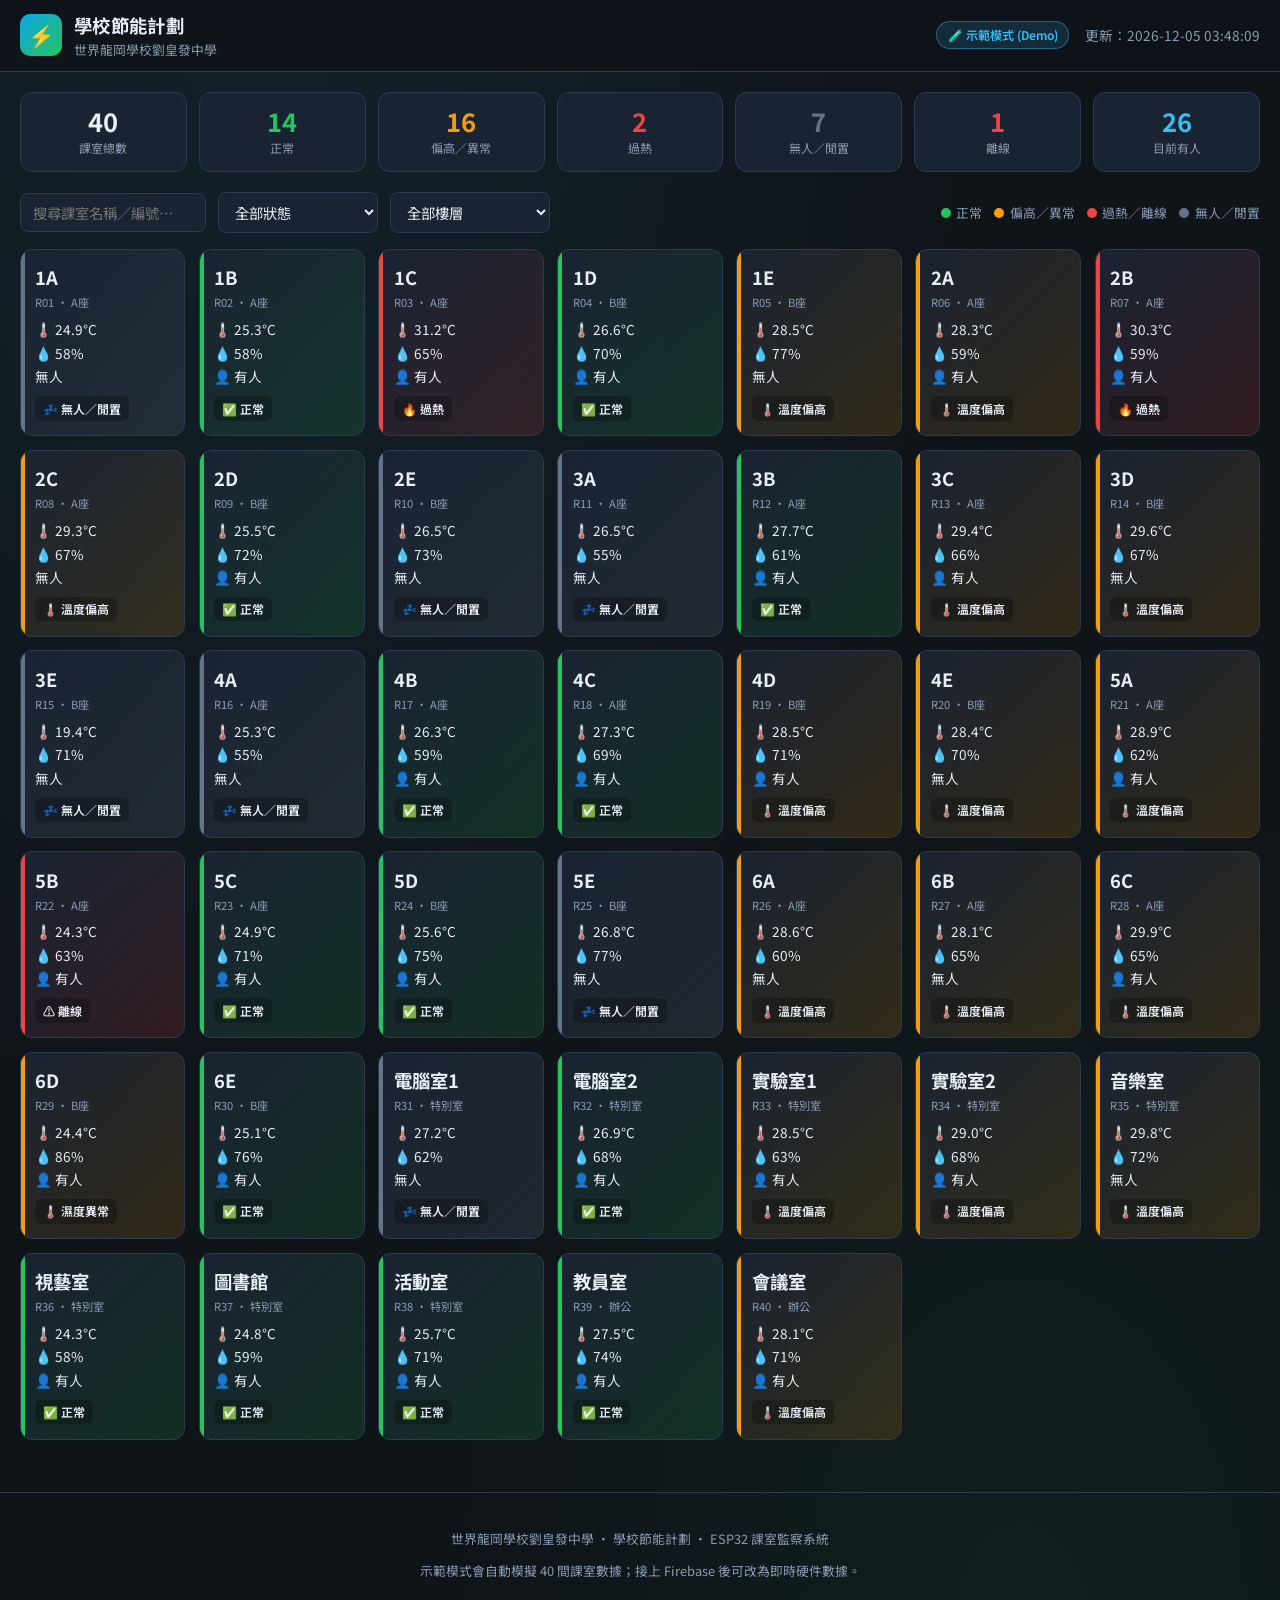
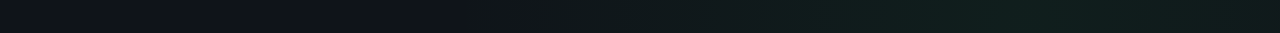
<file: docs/index.html>
<!DOCTYPE html>
<html lang="zh-Hant-HK">
<head>
  <meta charset="UTF-8" />
  <meta name="viewport" content="width=device-width, initial-scale=1" />
  <meta name="description" content="學校節能計劃 — 課室即時溫濕度與佔用監察" />
  <title>學校節能計劃</title>
  <link rel="preconnect" href="https://fonts.googleapis.com" />
  <link rel="preconnect" href="https://fonts.gstatic.com" crossorigin />
  <link href="https://fonts.googleapis.com/css2?family=Noto+Sans+TC:wght@400;600;700&display=swap" rel="stylesheet" />
  <link rel="stylesheet" href="css/styles.css" />
  <link rel="icon" href="data:image/svg+xml,<svg xmlns='http://www.w3.org/2000/svg' viewBox='0 0 100 100'><text y='.9em' font-size='90'>⚡</text></svg>" />
</head>
<body>
  <header class="site-header">
    <div class="header-inner">
      <div class="brand">
        <div class="brand-icon" aria-hidden="true">⚡</div>
        <div>
          <h1 id="project-name">學校節能計劃</h1>
          <p class="sub" id="school-name">世界龍岡學校劉皇發中學</p>
        </div>
      </div>
      <div class="header-meta">
        <span id="mode-badge" class="badge demo">🧪 示範模式 (Demo)</span>
        <span id="last-updated">更新：—</span>
      </div>
    </div>
  </header>

  <main class="container">
    <section class="stats-bar" aria-label="統計摘要">
      <div class="stat-card"><div class="num" id="stat-total">0</div><div class="label">課室總數</div></div>
      <div class="stat-card ok"><div class="num" id="stat-ok">0</div><div class="label">正常</div></div>
      <div class="stat-card warn"><div class="num" id="stat-warn">0</div><div class="label">偏高／異常</div></div>
      <div class="stat-card hot"><div class="num" id="stat-hot">0</div><div class="label">過熱</div></div>
      <div class="stat-card idle"><div class="num" id="stat-idle">0</div><div class="label">無人／閒置</div></div>
      <div class="stat-card offline"><div class="num" id="stat-offline">0</div><div class="label">離線</div></div>
      <div class="stat-card occ"><div class="num" id="stat-occ">0</div><div class="label">目前有人</div></div>
    </section>

    <div class="toolbar">
      <input type="search" id="search" placeholder="搜尋課室名稱／編號…" aria-label="搜尋課室" />
      <select id="filter-status" aria-label="狀態篩選">
        <option value="all">全部狀態</option>
        <option value="ok">正常</option>
        <option value="warn">偏高／異常</option>
        <option value="hot">過熱</option>
        <option value="idle">無人／閒置</option>
        <option value="offline">離線</option>
      </select>
      <select id="filter-floor" aria-label="樓層篩選">
        <option value="all">全部樓層</option>
      </select>
      <div class="legend" aria-label="圖例">
        <span><i class="dot green"></i>正常</span>
        <span><i class="dot orange"></i>偏高／異常</span>
        <span><i class="dot red"></i>過熱／離線</span>
        <span><i class="dot gray"></i>無人／閒置</span>
      </div>
    </div>

    <section id="room-grid" class="room-grid" aria-label="課室一覽">
      <div class="loading">載入緊…</div>
    </section>
  </main>

  <footer class="site-footer">
    <p>世界龍岡學校劉皇發中學 · 學校節能計劃 · ESP32 課室監察系統</p>
    <p>示範模式會自動模擬 40 間課室數據；接上 Firebase 後可改為即時硬件數據。</p>
  </footer>

  <script src="js/config.js"></script>
  <script src="js/data.js"></script>
  <script src="js/overview.js"></script>
</body>
</html>
</file>
<file: docs/css/styles.css>
/* 學校節能計劃 — 世界龍岡學校劉皇發中學 */
:root {
  --bg: #0f1419;
  --bg-card: #1a2332;
  --bg-card-hover: #243044;
  --text: #e8eef6;
  --text-muted: #8b9bb4;
  --border: #2d3a4f;
  --green: #22c55e;
  --green-bg: rgba(34, 197, 94, 0.15);
  --orange: #f59e0b;
  --orange-bg: rgba(245, 158, 11, 0.15);
  --red: #ef4444;
  --red-bg: rgba(239, 68, 68, 0.15);
  --gray: #64748b;
  --gray-bg: rgba(100, 116, 139, 0.2);
  --blue: #3b82f6;
  --accent: #38bdf8;
  --radius: 12px;
  --shadow: 0 4px 24px rgba(0, 0, 0, 0.35);
  --font: "Noto Sans TC", "PingFang HK", "Microsoft JhengHei", "Helvetica Neue", sans-serif;
}

*,
*::before,
*::after {
  box-sizing: border-box;
}

html {
  scroll-behavior: smooth;
}

body {
  margin: 0;
  min-height: 100vh;
  font-family: var(--font);
  background: var(--bg);
  color: var(--text);
  line-height: 1.5;
  background-image:
    radial-gradient(ellipse at 20% 0%, rgba(56, 189, 248, 0.08), transparent 50%),
    radial-gradient(ellipse at 80% 100%, rgba(34, 197, 94, 0.06), transparent 40%);
}

a {
  color: var(--accent);
  text-decoration: none;
}
a:hover {
  text-decoration: underline;
}

/* Header */
.site-header {
  position: sticky;
  top: 0;
  z-index: 100;
  background: rgba(15, 20, 25, 0.92);
  backdrop-filter: blur(12px);
  border-bottom: 1px solid var(--border);
  padding: 0.75rem 1.25rem;
}

.header-inner {
  max-width: 1400px;
  margin: 0 auto;
  display: flex;
  flex-wrap: wrap;
  align-items: center;
  gap: 0.75rem 1.5rem;
  justify-content: space-between;
}

.brand {
  display: flex;
  align-items: center;
  gap: 0.75rem;
}

.brand-icon {
  width: 42px;
  height: 42px;
  border-radius: 10px;
  background: linear-gradient(135deg, #0ea5e9, #22c55e);
  display: grid;
  place-items: center;
  font-size: 1.35rem;
  flex-shrink: 0;
}

.brand h1 {
  margin: 0;
  font-size: 1.15rem;
  font-weight: 700;
  letter-spacing: 0.02em;
}

.brand .sub {
  margin: 0;
  font-size: 0.8rem;
  color: var(--text-muted);
}

.header-meta {
  display: flex;
  flex-wrap: wrap;
  align-items: center;
  gap: 0.5rem 1rem;
  font-size: 0.85rem;
  color: var(--text-muted);
}

.badge {
  display: inline-flex;
  align-items: center;
  gap: 0.35rem;
  padding: 0.25rem 0.65rem;
  border-radius: 999px;
  font-size: 0.75rem;
  font-weight: 600;
  background: var(--gray-bg);
  color: var(--text);
  border: 1px solid var(--border);
}

.badge.demo {
  background: rgba(56, 189, 248, 0.15);
  border-color: rgba(56, 189, 248, 0.4);
  color: var(--accent);
}

.badge.live {
  background: var(--green-bg);
  border-color: rgba(34, 197, 94, 0.4);
  color: var(--green);
}

/* Main layout */
.container {
  max-width: 1400px;
  margin: 0 auto;
  padding: 1.25rem;
}

/* Stats bar */
.stats-bar {
  display: grid;
  grid-template-columns: repeat(auto-fit, minmax(120px, 1fr));
  gap: 0.75rem;
  margin-bottom: 1.25rem;
}

.stat-card {
  background: var(--bg-card);
  border: 1px solid var(--border);
  border-radius: var(--radius);
  padding: 0.85rem 1rem;
  text-align: center;
}

.stat-card .num {
  font-size: 1.6rem;
  font-weight: 700;
  line-height: 1.2;
}

.stat-card .label {
  font-size: 0.75rem;
  color: var(--text-muted);
  margin-top: 0.15rem;
}

.stat-card.ok .num { color: var(--green); }
.stat-card.warn .num { color: var(--orange); }
.stat-card.hot .num { color: var(--red); }
.stat-card.idle .num { color: var(--gray); }
.stat-card.offline .num { color: var(--red); }
.stat-card.occ .num { color: var(--accent); }

/* Toolbar */
.toolbar {
  display: flex;
  flex-wrap: wrap;
  gap: 0.75rem;
  align-items: center;
  margin-bottom: 1rem;
}

.toolbar input[type="search"],
.toolbar select {
  background: var(--bg-card);
  border: 1px solid var(--border);
  color: var(--text);
  border-radius: 8px;
  padding: 0.5rem 0.75rem;
  font-family: inherit;
  font-size: 0.9rem;
  min-width: 160px;
}

.toolbar input[type="search"]:focus,
.toolbar select:focus {
  outline: 2px solid var(--accent);
  outline-offset: 1px;
}

.legend {
  display: flex;
  flex-wrap: wrap;
  gap: 0.75rem;
  margin-left: auto;
  font-size: 0.8rem;
  color: var(--text-muted);
}

.legend span {
  display: inline-flex;
  align-items: center;
  gap: 0.35rem;
}

.dot {
  width: 10px;
  height: 10px;
  border-radius: 50%;
  display: inline-block;
}
.dot.green { background: var(--green); }
.dot.orange { background: var(--orange); }
.dot.red { background: var(--red); }
.dot.gray { background: var(--gray); }

/* Room grid */
.room-grid {
  display: grid;
  grid-template-columns: repeat(auto-fill, minmax(160px, 1fr));
  gap: 0.85rem;
}

.room-card {
  background: var(--bg-card);
  border: 1px solid var(--border);
  border-radius: var(--radius);
  padding: 0.9rem;
  cursor: pointer;
  transition: transform 0.15s ease, background 0.15s ease, box-shadow 0.15s ease;
  text-decoration: none;
  color: inherit;
  display: block;
  position: relative;
  overflow: hidden;
}

.room-card::before {
  content: "";
  position: absolute;
  left: 0;
  top: 0;
  bottom: 0;
  width: 4px;
  background: var(--gray);
}

.room-card.green::before { background: var(--green); }
.room-card.orange::before { background: var(--orange); }
.room-card.red::before { background: var(--red); }
.room-card.gray::before { background: var(--gray); }

.room-card.green { background: linear-gradient(135deg, var(--bg-card), var(--green-bg)); }
.room-card.orange { background: linear-gradient(135deg, var(--bg-card), var(--orange-bg)); }
.room-card.red { background: linear-gradient(135deg, var(--bg-card), var(--red-bg)); }
.room-card.gray { background: linear-gradient(135deg, var(--bg-card), var(--gray-bg)); }

.room-card:hover {
  transform: translateY(-2px);
  background: var(--bg-card-hover);
  box-shadow: var(--shadow);
  text-decoration: none;
}

.room-card .room-name {
  font-size: 1.15rem;
  font-weight: 700;
  margin: 0 0 0.15rem;
}

.room-card .room-id {
  font-size: 0.7rem;
  color: var(--text-muted);
  margin-bottom: 0.5rem;
}

.room-card .metrics {
  display: flex;
  flex-direction: column;
  gap: 0.2rem;
  font-size: 0.85rem;
}

.room-card .status-pill {
  margin-top: 0.6rem;
  display: inline-flex;
  align-items: center;
  gap: 0.3rem;
  font-size: 0.75rem;
  font-weight: 600;
  padding: 0.2rem 0.5rem;
  border-radius: 6px;
  background: rgba(0, 0, 0, 0.25);
}

/* Detail page */
.back-link {
  display: inline-flex;
  align-items: center;
  gap: 0.4rem;
  margin-bottom: 1rem;
  font-size: 0.9rem;
}

.detail-header {
  display: flex;
  flex-wrap: wrap;
  gap: 1rem;
  align-items: flex-start;
  justify-content: space-between;
  margin-bottom: 1.25rem;
}

.detail-header h2 {
  margin: 0;
  font-size: 1.75rem;
}

.detail-header .meta-line {
  color: var(--text-muted);
  font-size: 0.9rem;
  margin-top: 0.25rem;
}

.status-banner {
  padding: 0.65rem 1rem;
  border-radius: var(--radius);
  font-weight: 600;
  font-size: 1rem;
  border: 1px solid var(--border);
}
.status-banner.green { background: var(--green-bg); color: var(--green); border-color: rgba(34,197,94,0.35); }
.status-banner.orange { background: var(--orange-bg); color: var(--orange); border-color: rgba(245,158,11,0.35); }
.status-banner.red { background: var(--red-bg); color: var(--red); border-color: rgba(239,68,68,0.35); }
.status-banner.gray { background: var(--gray-bg); color: #94a3b8; }

.detail-grid {
  display: grid;
  grid-template-columns: repeat(auto-fit, minmax(180px, 1fr));
  gap: 0.85rem;
  margin-bottom: 1.25rem;
}

.metric-card {
  background: var(--bg-card);
  border: 1px solid var(--border);
  border-radius: var(--radius);
  padding: 1.1rem;
}

.metric-card .m-label {
  font-size: 0.8rem;
  color: var(--text-muted);
}

.metric-card .m-value {
  font-size: 2rem;
  font-weight: 700;
  margin-top: 0.25rem;
}

.metric-card .m-unit {
  font-size: 0.95rem;
  font-weight: 500;
  color: var(--text-muted);
}

.panel {
  background: var(--bg-card);
  border: 1px solid var(--border);
  border-radius: var(--radius);
  padding: 1.15rem;
  margin-bottom: 1.25rem;
}

.panel h3 {
  margin: 0 0 0.85rem;
  font-size: 1.05rem;
}

.tip-box {
  background: rgba(56, 189, 248, 0.1);
  border-left: 4px solid var(--accent);
  padding: 0.85rem 1rem;
  border-radius: 0 8px 8px 0;
  font-size: 0.95rem;
}

.chart-wrap {
  position: relative;
  height: 280px;
  width: 100%;
}

/* Footer */
.site-footer {
  max-width: 1400px;
  margin: 2rem auto 0;
  padding: 1.5rem 1.25rem 2.5rem;
  border-top: 1px solid var(--border);
  color: var(--text-muted);
  font-size: 0.8rem;
  text-align: center;
}

/* Empty / loading */
.loading {
  text-align: center;
  padding: 3rem;
  color: var(--text-muted);
}

@media (max-width: 600px) {
  .brand h1 { font-size: 1rem; }
  .room-grid {
    grid-template-columns: repeat(auto-fill, minmax(140px, 1fr));
  }
  .legend { margin-left: 0; width: 100%; }
}
</file>
